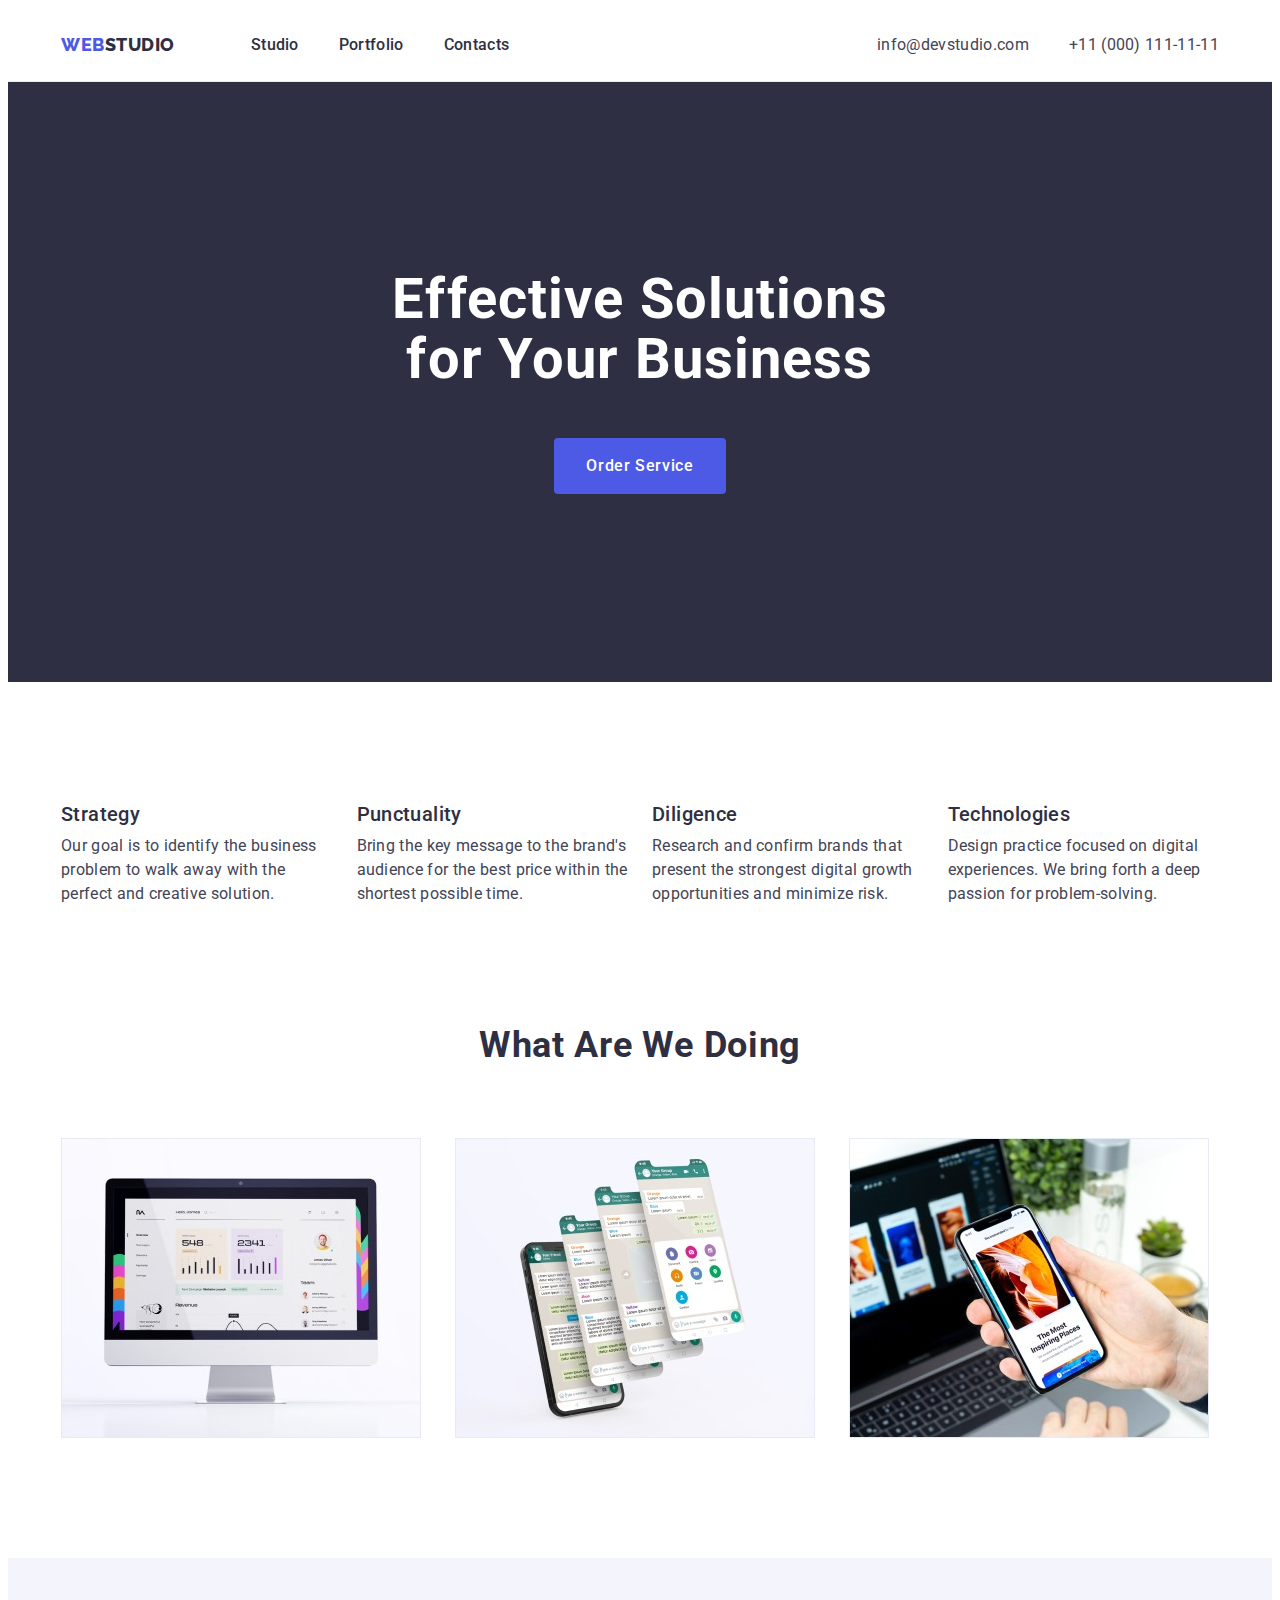
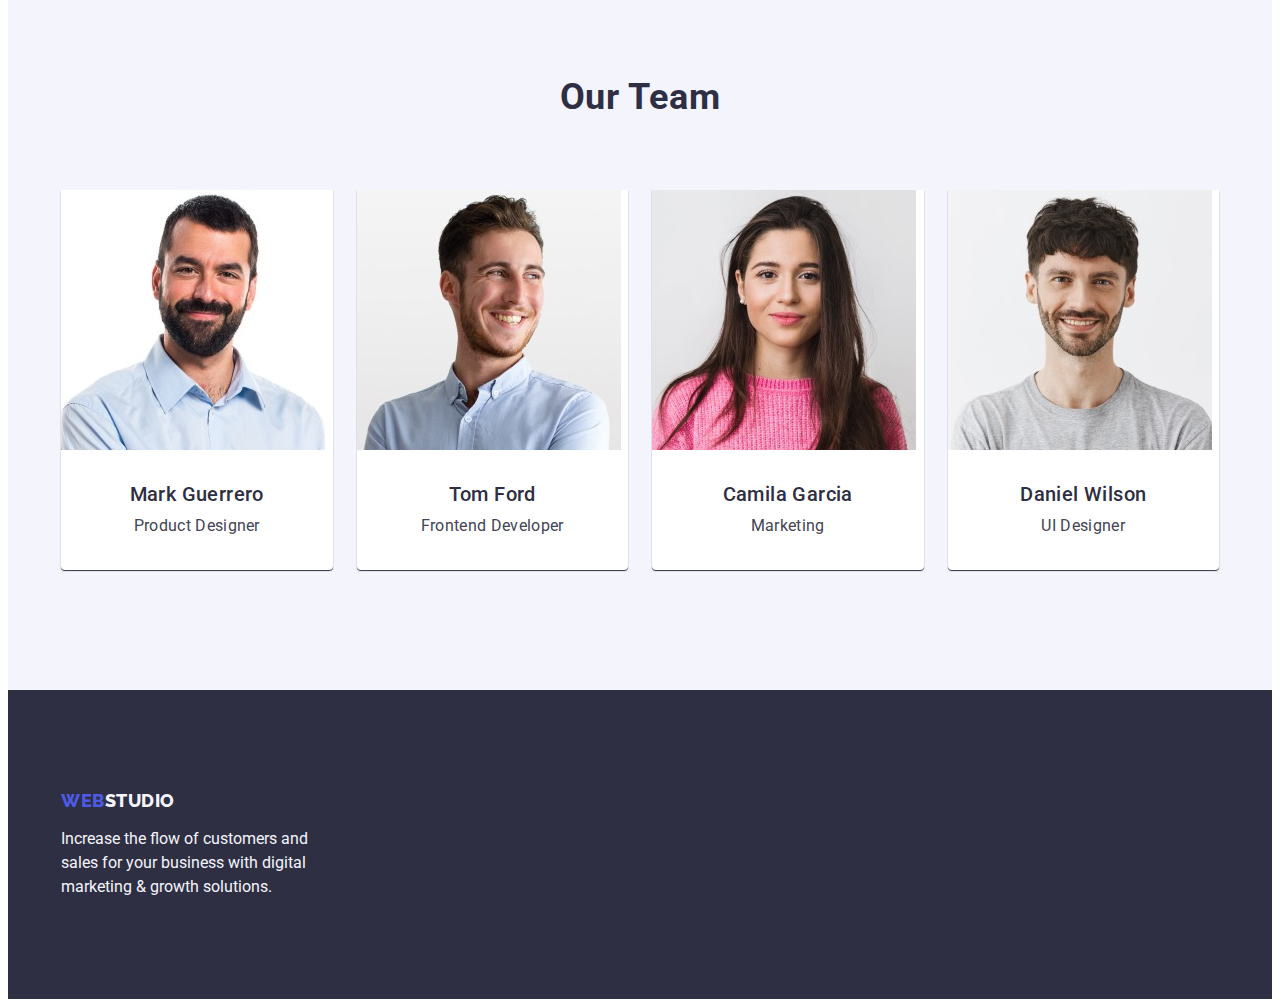
<file: index.html>
<!DOCTYPE html>
<html lang="en">
  <head>
    <meta charset="UTF-8" />
    <meta http-equiv="X-UA-Compatible" content="IE=edge" />
    <meta name="viewport" content="width=device-width, initial-scale=1.0" />
    <title>WebStudio</title>
    <link rel="preconnect" href="https://fonts.googleapis.com" />
    <link rel="preconnect" href="https://fonts.gstatic.com" crossorigin />
    <link
      href="https://fonts.googleapis.com/css2?family=Raleway:wght@800&family=Roboto:wght@400;500;700&display=swap"
      rel="stylesheet"
    />
    <link
      rel="stylesheet"
      href="https://cdnjs.cloudflare.com/ajax/libs/modern-normalize/2.0.0/modern-normalize.min.css"
      integrity="sha512-4xo8blKMVCiXpTaLzQSLSw3KFOVPWhm/TRtuPVc4WG6kUgjH6J03IBuG7JZPkcWMxJ5huwaBpOpnwYElP/m6wg=="
      crossorigin="anonymous"
      referrerpolicy="no-referrer"
    />
    <link rel="stylesheet" href="./css/styles.css" />
  </head>
  <body>
    <!-- Header -->

    <header class="header">
      <div class="container container-header">
        <nav class="container-nav">
          <a class="link-logo" href="./index.html"
            >Web<span class="logo-studio">Studio</span></a
          >
          <ul class="list-header">
            <li>
              <a class="link-header" href="./index.html">Studio</a>
            </li>
            <li>
              <a class="link-header" href="./portfolio.html">Portfolio</a>
            </li>
            <li>
              <a class="link-header" href="">Contacts</a>
            </li>
          </ul>
        </nav>

        <address class="address">
          <ul class="list-address">
            <li>
              <a class="link-address" href="mailto:info@devstudio.com"
                >info@devstudio.com</a
              >
            </li>
            <li>
              <a class="link-address" href="tel:+110001111111"
                >+11 (000) 111-11-11</a
              >
            </li>
          </ul>
        </address>
      </div>
    </header>

    <main>
      <!-- Hero -->

      <section class="hero">
        <div class="container">
          <h1 class="title-hero">Effective Solutions for Your Business</h1>
          <button class="order-btn" type="button">Order Service</button>
        </div>
      </section>

      <!-- Features -->

      <section class="features">
        <div class="container">
          <h2 class="visually-hidden">Features</h2>
          <ul class="list-features">
            <li class="list-features-item">
              <h3 class="subject">Strategy</h3>
              <p class="text">
                Our goal is to identify the business problem to walk away with
                the perfect and creative solution.
              </p>
            </li>
            <li class="list-features-item">
              <h3 class="subject">Punctuality</h3>
              <p class="text">
                Bring the key message to the brand's audience for the best price
                within the shortest possible time.
              </p>
            </li>
            <li class="list-features-item">
              <h3 class="subject">Diligence</h3>
              <p class="text">
                Research and confirm brands that present the strongest digital
                growth opportunities and minimize risk.
              </p>
            </li>
            <li class="list-features-item">
              <h3 class="subject">Technologies</h3>
              <p class="text">
                Design practice focused on digital experiences. We bring forth a
                deep passion for problem-solving.
              </p>
            </li>
          </ul>
        </div>
      </section>

      <!-- What are we doing -->

      <section class="container-images">
        <div class="container">
          <h2 class="title-images">What are we doing</h2>

          <ul class="list-images">
            <li class="list-images-item">
              <img
                src="./images/img1.jpg"
                alt="Computer display with opened website"
                width="360"
              />
            </li>
            <li class="list-images-item">
              <img
                src="./images/img2.jpg"
                alt="Mobile application"
                width="360"
              />
            </li>
            <li class="list-images-item">
              <img src="./images/img3.jpg" alt="Adapted website" width="360" />
            </li>
          </ul>
        </div>
      </section>

      <!-- Our team -->

      <section class="container-team--cards">
        <div class="container ">
          <h2 class="title-team">Our Team</h2>
          <ul class="list-team">
            <li class="list-team-item">
              <img
                src="./images/worker1.jpg"
                alt="Mark Guerrero Product Designer"
                width="264"
              />
              <div class="caption-img">
                <h3 class="title-name">Mark Guerrero</h3>
                <p class="position">Product Designer</p>
              </div>
            </li>
            <li class="list-team-item">
              <img
                src="./images/worker2.jpg"
                alt="Tom Ford Frontend Developer"
                width="264"
              />
              <div class="caption-img">
                <h3 class="title-name">Tom Ford</h3>
                <p class="position">Frontend Developer</p>
              </div>
            </li>
            <li class="list-team-item">
              <img
                src="./images/worker3.jpg"
                alt="Camila Garcia Marketing"
                width="264"
              />
              <div class="caption-img">
                <h3 class="title-name">Camila Garcia</h3>
                <p class="position">Marketing</p>
              </div>
            </li>
            <li class="list-team-item">
              <img
                src="./images/worker4.jpg"
                alt="Daniel Wilson UI Designer"
                width="264"
              />
              <div class="caption-img">
                <h3 class="title-name">Daniel Wilson</h3>
                <p class="position">UI Designer</p>
              </div>
            </li>
          </ul>
        </div>
      </section>
    </main>

    <footer class="footer">
      <div class="container">
        <a class="link-logo link-footer-logo" href="./index.html"
          >Web<span class="logo-footer-studio">Studio</span></a
        >
        <p class="footer-text">
          Increase the flow of customers and sales for your business with
          digital marketing & growth solutions.
        </p>
      </div>
    </footer>
  </body>
</html>
</file>
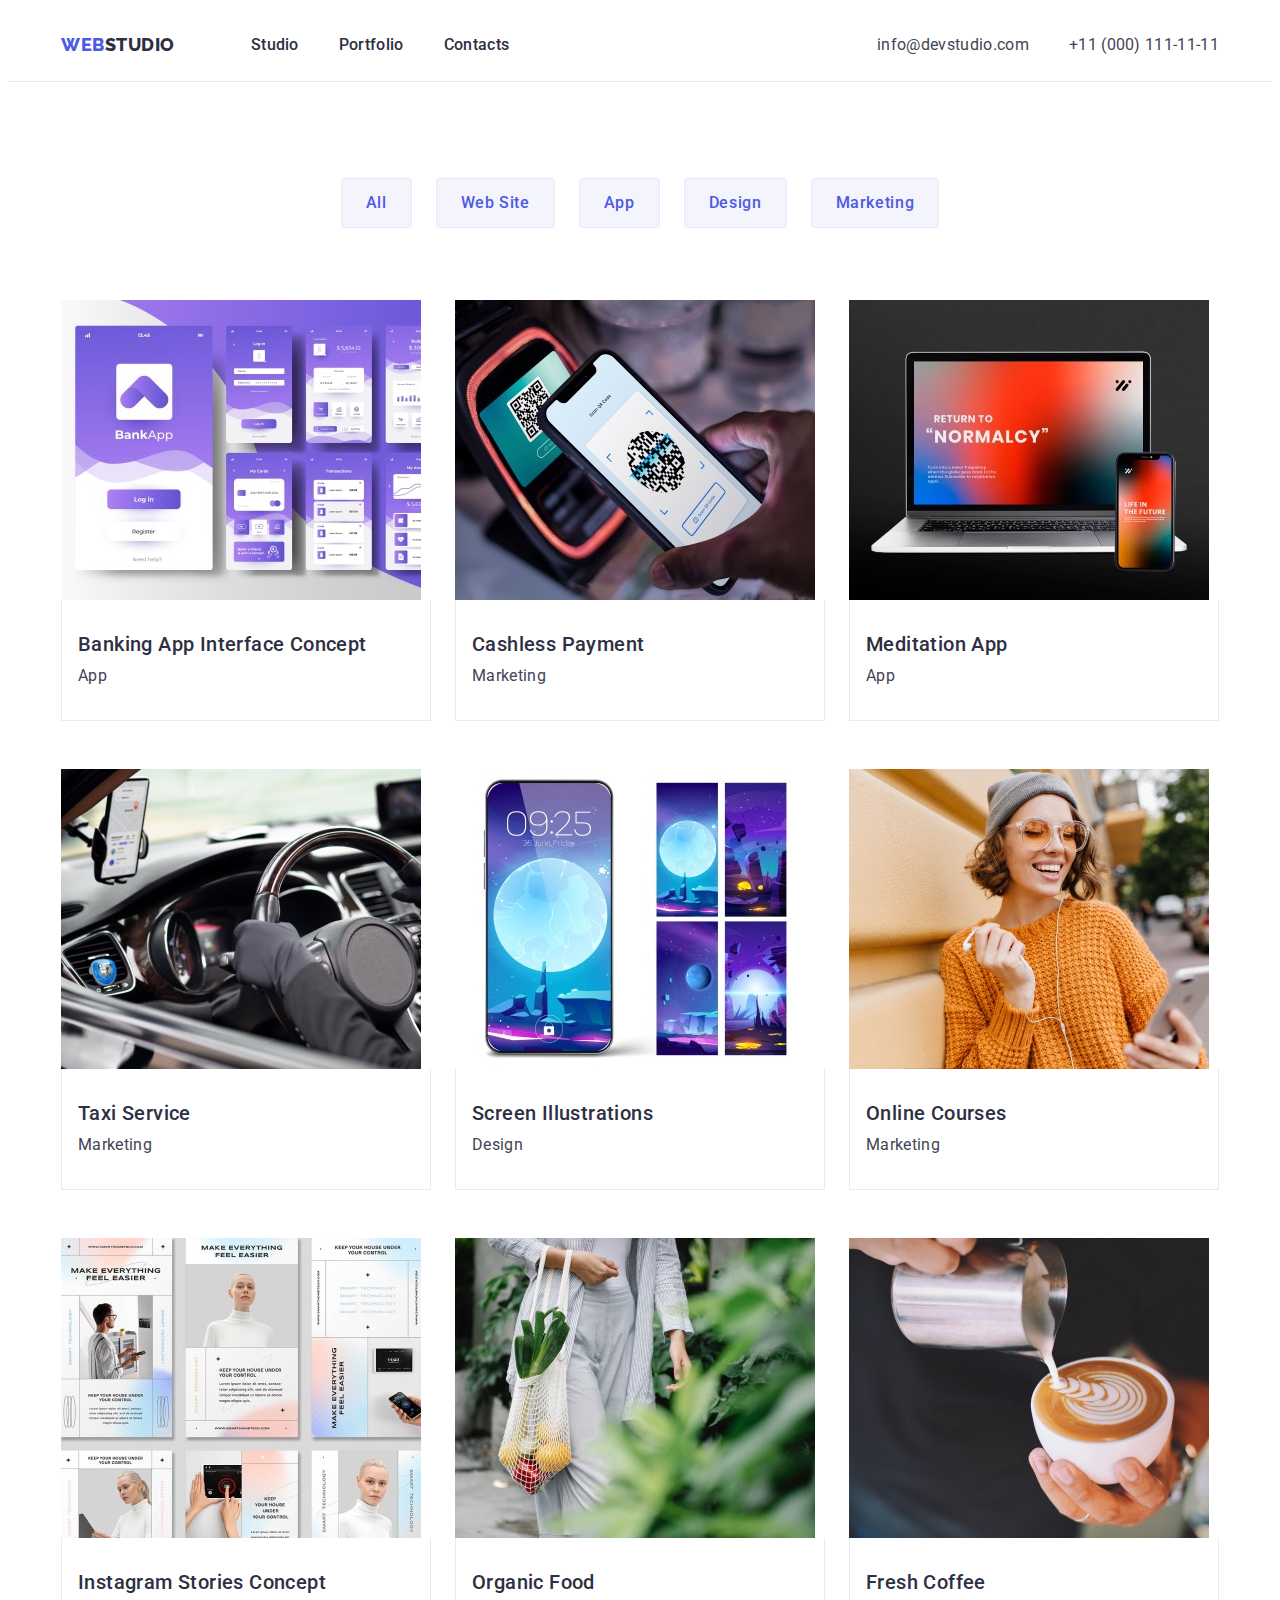
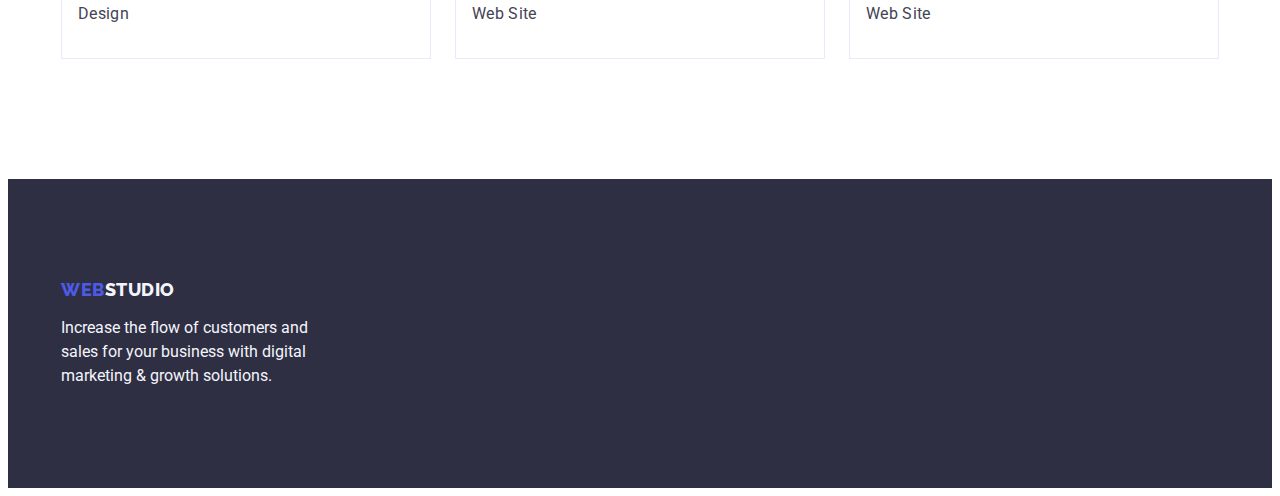
<file: portfolio.html>
<!DOCTYPE html>
<html lang="en">
  <head>
    <meta charset="UTF-8" />
    <meta http-equiv="X-UA-Compatible" content="IE=edge" />
    <meta name="viewport" content="width=device-width, initial-scale=1.0" />
    <title>Portfolio</title>
    <link rel="preconnect" href="https://fonts.googleapis.com" />
    <link rel="preconnect" href="https://fonts.gstatic.com" crossorigin />
    <link
      href="https://fonts.googleapis.com/css2?family=Raleway:wght@800&family=Roboto:wght@400;500;700&display=swap"
      rel="stylesheet"
    />
    <link
      rel="stylesheet"
      href="https://cdnjs.cloudflare.com/ajax/libs/modern-normalize/2.0.0/modern-normalize.min.css"
      integrity="sha512-4xo8blKMVCiXpTaLzQSLSw3KFOVPWhm/TRtuPVc4WG6kUgjH6J03IBuG7JZPkcWMxJ5huwaBpOpnwYElP/m6wg=="
      crossorigin="anonymous"
      referrerpolicy="no-referrer"
    />
    <link rel="stylesheet" href="./css/styles.css" />
  </head>
  <body>
    <header class="header">
      <div class="container container-header">
        <nav class="container-nav">
          <a class="link-logo" href="./index.html"
            >Web<span class="logo-studio">Studio</span></a
          >
          <ul class="list-header">
            <li><a class="link-header" href="./index.html">Studio</a></li>
            <li>
              <a class="link-header" href="./portfolio.html">Portfolio</a>
            </li>
            <li><a class="link-header" href="">Contacts</a></li>
          </ul>
        </nav>
        <address class="address">
          <ul class="list-address">
            <li>
              <a class="link-address" href="mailto:info@devstudio.com"
                >info@devstudio.com</a
              >
            </li>
            <li>
              <a class="link-address" href="tel:+110001111111"
                >+11 (000) 111-11-11</a
              >
            </li>
          </ul>
        </address>
      </div>
    </header>
    <main>
      <section class="portfolio-section">
        <div class="container">
          <h1 class="visually-hidden">Portfolio</h1>
          <!--Filters-->
          <ul class="container-filters">
            <li><button class="filter-item" type="button">All</button></li>
            <li><button class="filter-item" type="button">Web Site</button></li>
            <li><button class="filter-item" type="button">App</button></li>
            <li><button class="filter-item" type="button">Design</button></li>
            <li>
              <button class="filter-item" type="button">Marketing</button>
            </li>
          </ul>

          <!--Products-->
          <ul class="product-set">
            <li class="product-item">
              <a class="link-product" href="">
                <img
                  src="./images/bankapp.jpg"
                  alt="Bank application"
                  width="360"
                />
                <div class="caption-product">
                  <h2 class="title-product">Banking App Interface Concept</h2>
                  <p class="product-desc">App</p>
                </div>
              </a>
            </li>
            <li class="product-item">
              <a class="link-product" href="">
                <img
                  src="./images/cashlesspay.jpg"
                  alt="Cashless payment"
                  width="360"
                />
                <div class="caption-product">
                  <h2 class="title-product">Cashless Payment</h2>
                  <p class="product-desc">Marketing</p>
                </div>
              </a>
            </li>
            <li class="product-item">
              <a class="link-product" href="">
                <img
                  src="./images/meditationapp.jpg"
                  alt="Mediation application"
                  width="360"
                />
                <div class="caption-product">
                  <h2 class="title-product">Meditation App</h2>
                  <p class="product-desc">App</p>
                </div>
              </a>
            </li>
            <li class="product-item">
              <a class="link-product" href="">
                <img
                  src="./images/taxiserv.jpg"
                  alt="Taxi service"
                  width="360"
                />
                <div class="caption-product">
                  <h2 class="title-product">Taxi Service</h2>
                  <p class="product-desc">Marketing</p>
                </div>
              </a>
            </li>
            <li class="product-item">
              <a class="link-product" href="">
                <img
                  src="./images/screenillu.jpg"
                  alt="Screen illustration"
                  width="360"
                />

                <div class="caption-product">
                  <h2 class="title-product">Screen Illustrations</h2>
                  <p class="product-desc">Design</p>
                </div>
              </a>
            </li>
            <li class="product-item">
              <a class="link-product" href="">
                <img
                  src="./images/onlinecourse.jpg"
                  alt="Online courses"
                  width="360"
                />
                <div class="caption-product">
                  <h2 class="title-product">Online Courses</h2>
                  <p class="product-desc">Marketing</p>
                </div>
              </a>
            </li>
            <li class="product-item">
              <a class="link-product" href="">
                <img
                  src="./images/instagramstories.jpg"
                  alt="Instagram stories"
                  width="360"
                />
                <div class="caption-product">
                  <h2 class="title-product">Instagram Stories Concept</h2>
                  <p class="product-desc">Design</p>
                </div>
              </a>
            </li>
            <li class="product-item">
              <a class="link-product" href="">
                <img
                  src="./images/organicfood.jpg"
                  alt="Organic food"
                  width="360"
                />
                <div class="caption-product">
                  <h2 class="title-product">Organic Food</h2>
                  <p class="product-desc">Web Site</p>
                </div>
              </a>
            </li>
            <li class="product-item">
              <a class="link-product" href="">
                <img
                  src="./images/freshcoffe.jpg"
                  alt="Fresh coffee"
                  width="360"
                />
                <div class="caption-product">
                  <h2 class="title-product">Fresh Coffee</h2>
                  <p class="product-desc">Web Site</p>
                </div>
              </a>
            </li>
          </ul>
        </div>
      </section>
    </main>

    <footer class="footer">
      <div class="container section">
        <a class="link-logo link-footer-logo" href="./index.html"
          >Web<span class="logo-footer-studio">Studio</span></a
        >
        <p class="footer-text">
          Increase the flow of customers and sales for your business with
          digital marketing & growth solutions.
        </p>
      </div>
    </footer>
  </body>
</html>
</file>
<file: css/styles.css>
body {
    font-family: 'Roboto', sans-serif;
    background-color:#FFFFFF;  
    color: var(--primary-text-color)
}

p, h1, h2, h3, h4, h5, h6{
    margin: 0;
}

ul{
    list-style: none;
    margin: 0;
    padding: 0;
}

img{
    display: block;
    max-width: 100%;
}
:root {
    --light-cloud-color:#F4F4FD;
    --background-color:#FFFFFF;
    --borders-accent-color:#E7E9FC;
    --primary-brand-color:#4D5AE5;
    --title-color:#2E2F42;
    --primary-text-color:#434455;
    --pressed-state-color:#404BBF;
    --active-navigation-color:#9747FF;
    --cards-gap:24px;
}

.container{
    width: 1158px;
    padding-left: 15px;
    padding-right: 15px;
    margin: 0 auto;
}
.container-header{
    display: flex;
    justify-content: space-between;
    width: 1158px;
}

/* LOGO */


.link-logo {
    font-family: 'Raleway', sans-serif;
    font-style: normal;
    font-weight: 800;
    font-size: 18px;
    line-height: 1.17;
    /* identical to box height, or 117% */
    letter-spacing: 0.03em;
    text-transform: uppercase;
    color: var(--primary-brand-color);
    margin-right: 76px;
}

a {
    text-decoration: none;
}
.logo-studio {
    color: var(--title-color);
}
/* HEADER*/


.header{
    border: 1px solid transparent;
    border-bottom-color: var(--borders-accent-color);
}

.container-nav{
    display: flex;
    align-items: center;
}

.list-header{
    display: flex;
    gap: 40px;
}

.link-header {
    font-weight: 500;
    font-size: 16px;
    line-height: 1.5;
    /* identical to box height, or 150% */
    letter-spacing: 0.02em;
    color:var(--title-color);
    padding-top: 24px;
    padding-bottom: 24px;
    display: block;
}

.link-header:last-child{
    margin-right: 0;;
}

.link-header:hover , .link-header:focus {
    color: var(--pressed-state-color);
}
.address {
    font-style: normal;
}
.list-address{
    display: flex;
    gap: 40px;
}
.link-address {
    line-height: 1.5;
    /* identical to box height, or 150% */
    letter-spacing: 0.02em;
    color: var(--primary-text-color);
    text-shadow: var(--borders-accent-color);
    padding-top: 24px;
    padding-bottom: 24px;
    display: block;
}
.link-address:hover , .link-address:focus {
    color: var(--pressed-state-color);
}
.link-address:last-child{
    margin-right: 0;
}

/* MAIN PAGE */

.hero {
    background-color: var(--title-color);
    padding: 188px 0 188px 0;
    justify-content: center;
}

.title-hero {
    font-weight: 700;
    font-size: 56px;
    line-height: 1.07;
    /* or 107% */
    letter-spacing: 0.02em;
    color: var(--background-color);
    margin: auto;
    margin-bottom: 48px;
    max-width: 496px;
    text-align: center;
}
.order-btn {
    font-family: 'Roboto', sans-serif;
    font-weight: 500;
    font-size: 16px;
    line-height: 1.5;
    /* identical to box height, or 150% */
    letter-spacing: 0.04em;
    color: var(--background-color);
    background-color: var(--primary-brand-color);
    border-radius: 4px;
    border: none;
    display: block;
    min-width: 169px;
    height: 56px;
    padding: 16px 32px;
    margin: auto;
    cursor: pointer;
}

.order-btn:hover , .order-btn:focus {
    background-color: var(--pressed-state-color);
}

/*FEATURES*/

.features{
  padding-top: 120px;
  padding-bottom: 120px;
}

.visually-hidden{
  position: absolute;
  width: 1px;
  height: 1px;
  margin: -1px;
  border: 0;
  padding: 0;
  white-space: nowrap;
  clip-path: inset(100%);
  clip: rect(0 0 0 0);
  overflow: hidden;
}
   
.list-features{
    display: flex;
    flex-wrap: wrap;
    gap: var(--cards-gap);
}
.list-features-item{
  flex-basis: calc((100% - 3 * var(--cards-gap))/ 4) ;
}

.subject {
    font-weight: 500;
    font-size: 20px;
    line-height: 1.2;
    /* identical to box height, or 120% */
    letter-spacing: 0.02em;
    color: var(--title-color);
    margin-bottom: 8px;
}
.text {
    font-weight: 400;
    font-size: 16px;
    line-height: 1.5;
    /* or 150% */
    letter-spacing: 0.02em;
}

/*What are we doing*/

.title-images {
    font-size: 36px;
    line-height: 1.11;
    /* identical to box height, or 111% */
    text-align: center;
    letter-spacing: 0.02em;
    text-transform: capitalize;
    color: var(--title-color);
    margin-bottom: 72px;
}
.container-images{
    padding-bottom: 120px;
}
.list-images{
    display: flex;
    flex-wrap: wrap;   
}
.list-images-item{
  margin-right: var(--cards-gap);
  width: calc((100% - 2 * var(--cards-gap))/ 3);
}
.list-images-item:last-child{
    margin-right: 0;
}
/*Our team*/

.container-team--cards{
    background-color: var(--light-cloud-color);
    padding-top: 120px;
    padding-bottom: 120px;
}
.title-team {
    font-size: 36px;
    line-height: 1.11;
    /* identical to box height, or 111% */
    text-align: center;
    letter-spacing: 0.02em;
    text-transform: capitalize;
    color: var(--title-color);
    margin-bottom: 72px;
}
.list-team{
    display: flex;
    flex-wrap: wrap;
}
.list-team-item {
    background-color: var(--background-color);
    margin-right: var(--cards-gap);
    width: calc((100% - 3 * var(--cards-gap))/ 4);
    border-radius:0 0 4px 4px;
    box-shadow: 0 1px 1px 0 var(--title-color);
}
.list-team-item:last-child{
    margin-right: 0;
}
.caption-img{
    padding: 32px 16px;
}
.title-name {
    font-weight: 500;
    font-size: 20px;
    line-height: 1.2;
    /* identical to box height, or 120% */
    text-align: center;
    letter-spacing: 0.02em;
    color: var(--title-color);
    margin-bottom: 8px;
}
.position {
    font-size: 16px;
    line-height: 1.5;
    /* identical to box height, or 150% */
    text-align: center;
    letter-spacing: 0.02em;
    color: var(--primary-text-color);
}

/* FOOTER */

.footer {
    background-color: var(--title-color);
    padding-top: 100px;
    padding-bottom: 100px;
}
.link-footer-logo{
    display: inline-block;
    margin-bottom: 16px;
}
.logo-footer-studio {
    color: var(--light-cloud-color);
}
.footer-text {
    color: var(--light-cloud-color);
    max-width: 264px;
    font-size: 16px;
    line-height: 1.5; /* 24/16 */
   
}
/* PORTFOLIO PAGE */
.portfolio-section{
    padding-top: 96px;
    padding-bottom: 120px;
}
.container-filters{
    display: flex;
    justify-content: center;
    margin-bottom: 72px;
    gap: var(--cards-gap);
}
.filter-item {
    font-family: 'Roboto', sans-serif;
    font-weight: 500;
    font-size: 16px;
    line-height: 1.5;
    /* identical to box height, or 150% */
    text-align: center;
    letter-spacing: 0.04em;
    color: var(--primary-brand-color);
    background-color: var(--light-cloud-color);
    border-radius: 4px;
    border: 1px solid var(--borders-accent-color);
    padding: 12px 24px;
    min-width: 69px;
}
.filter-item:hover , .filter-item:focus {
    background-color: var(--pressed-state-color);
    color: var(--background-color);
    cursor: pointer;
    border: 1px solid transparent;
}

.product-set {
    display: flex;
    flex-wrap: wrap;
}

.product-item {
    margin-right: var(--cards-gap);
    margin-bottom: 48px;
    width:calc((100% - 2 * var(--cards-gap))/3);;
   
}

.product-item:nth-last-child(-n+3){
    margin-bottom: 0;
}

.product-item:nth-child(3n){
    margin-right: 0;
}
.title-product {
   font-weight: 500;
    font-size: 20px;
    line-height: 1.2;
    /* identical to box height, or 120% */
    letter-spacing: 0.02em;
    color: var(--title-color);
    margin-bottom: 8px;
}
.product-desc {
    font-size: 16px;
    line-height: 1.5;
    /* identical to box height, or 150% */
    letter-spacing: 0.02em;
    color: var(--primary-text-color);
   
}
.caption-product{
    padding: 32px  16px;
    border: 1px solid var(--borders-accent-color);
    border-top: none;
}
</file>
